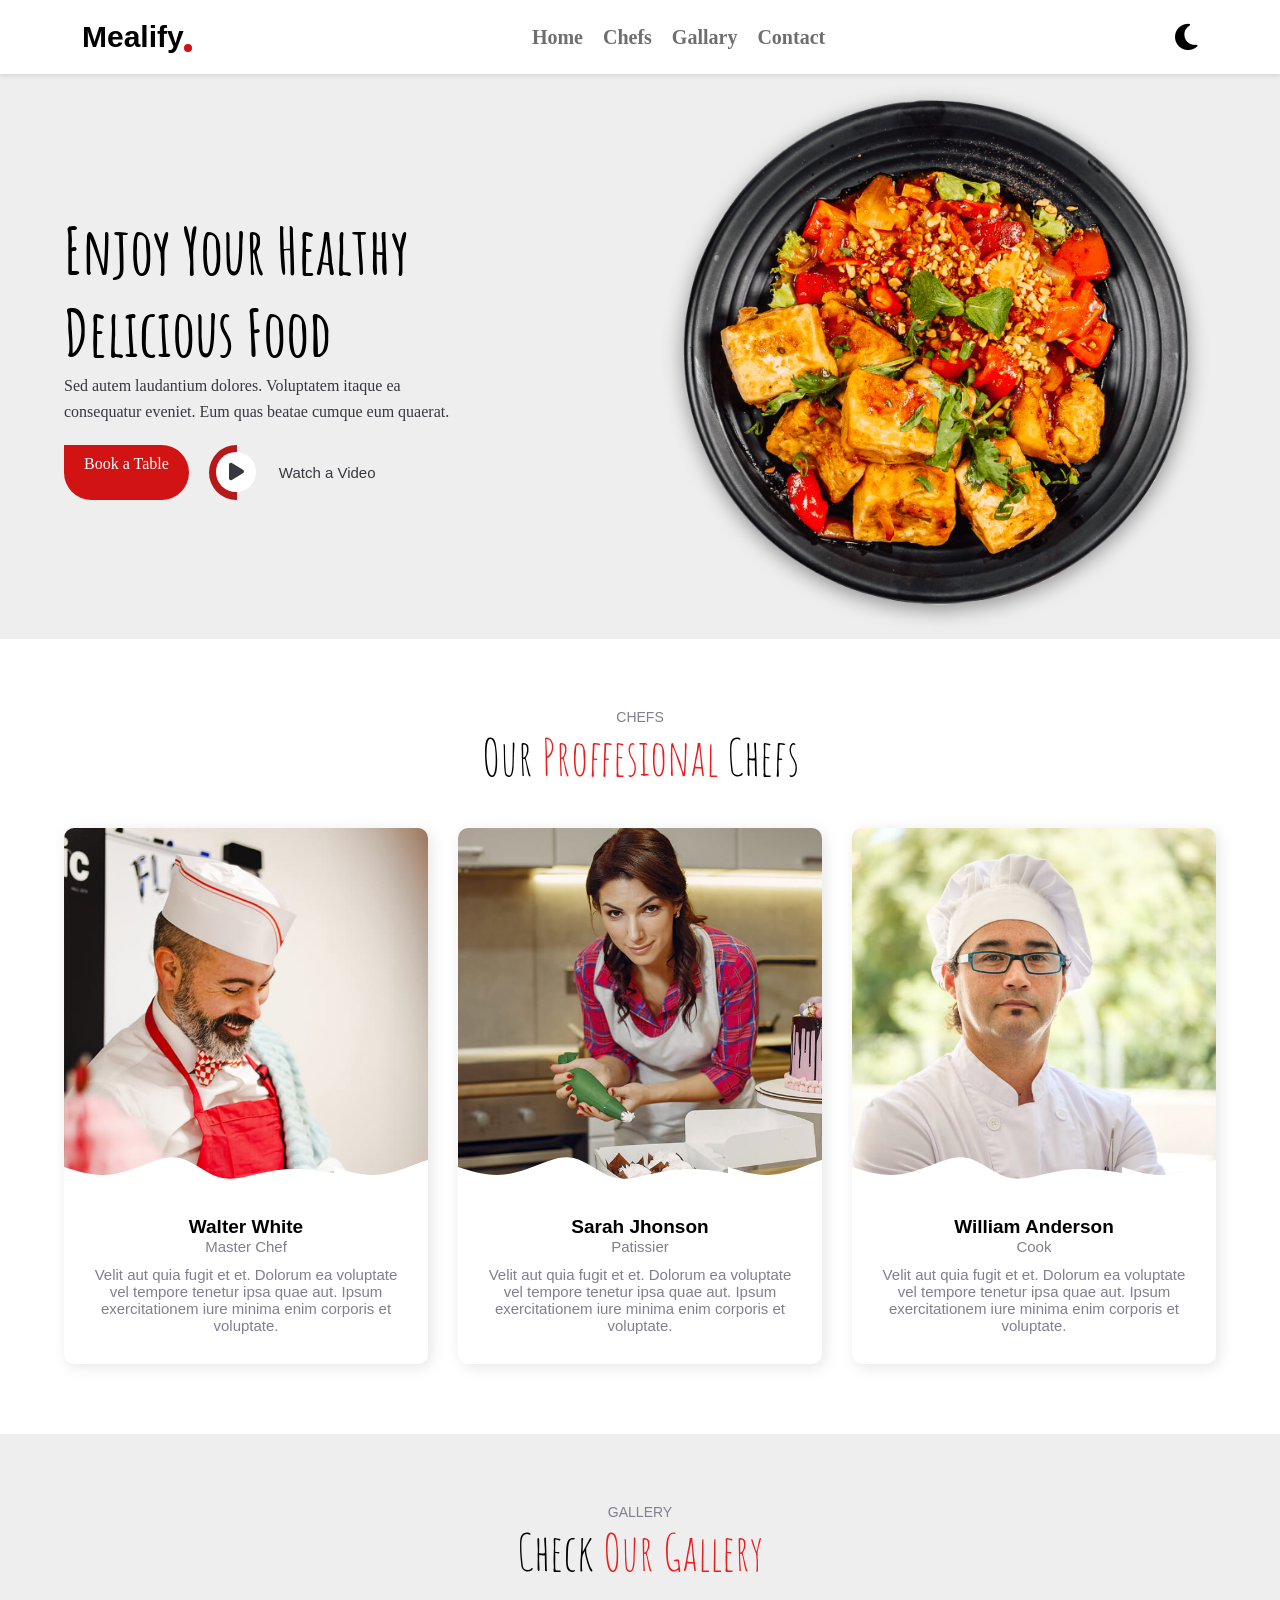
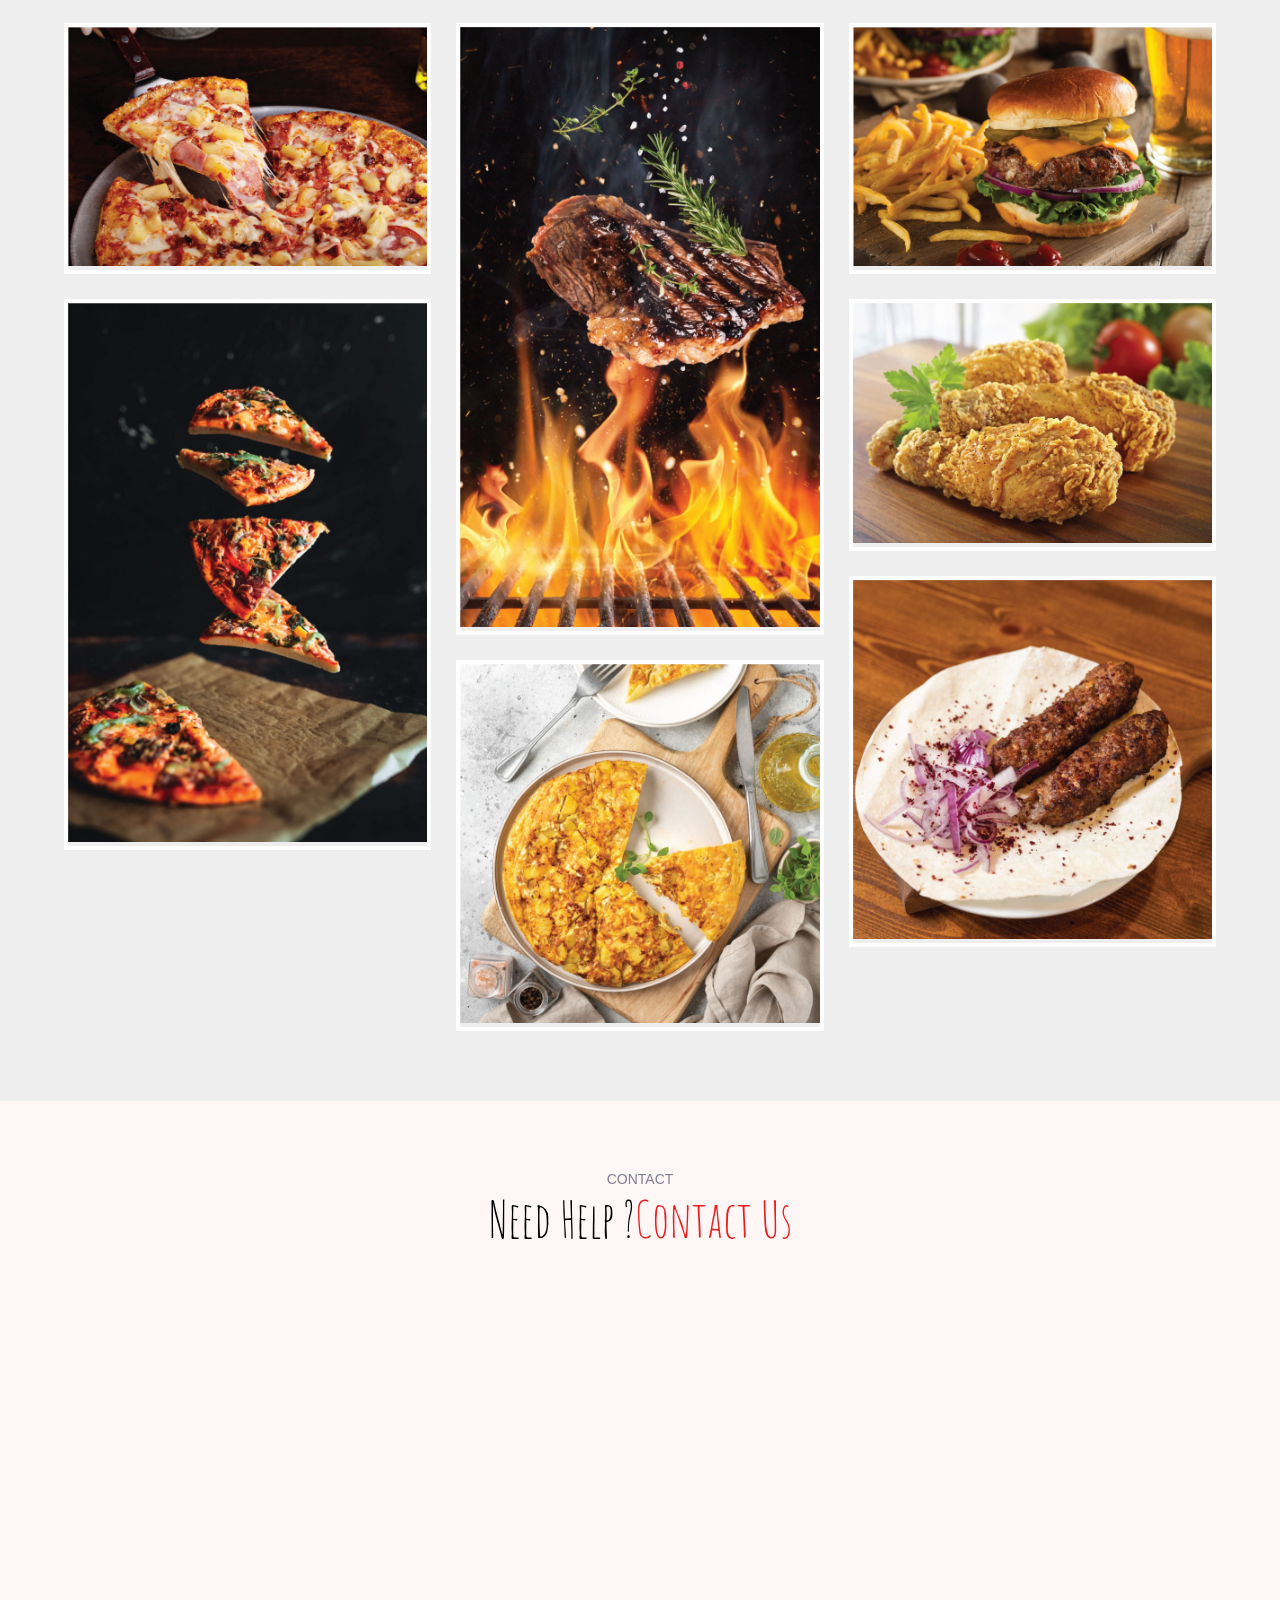
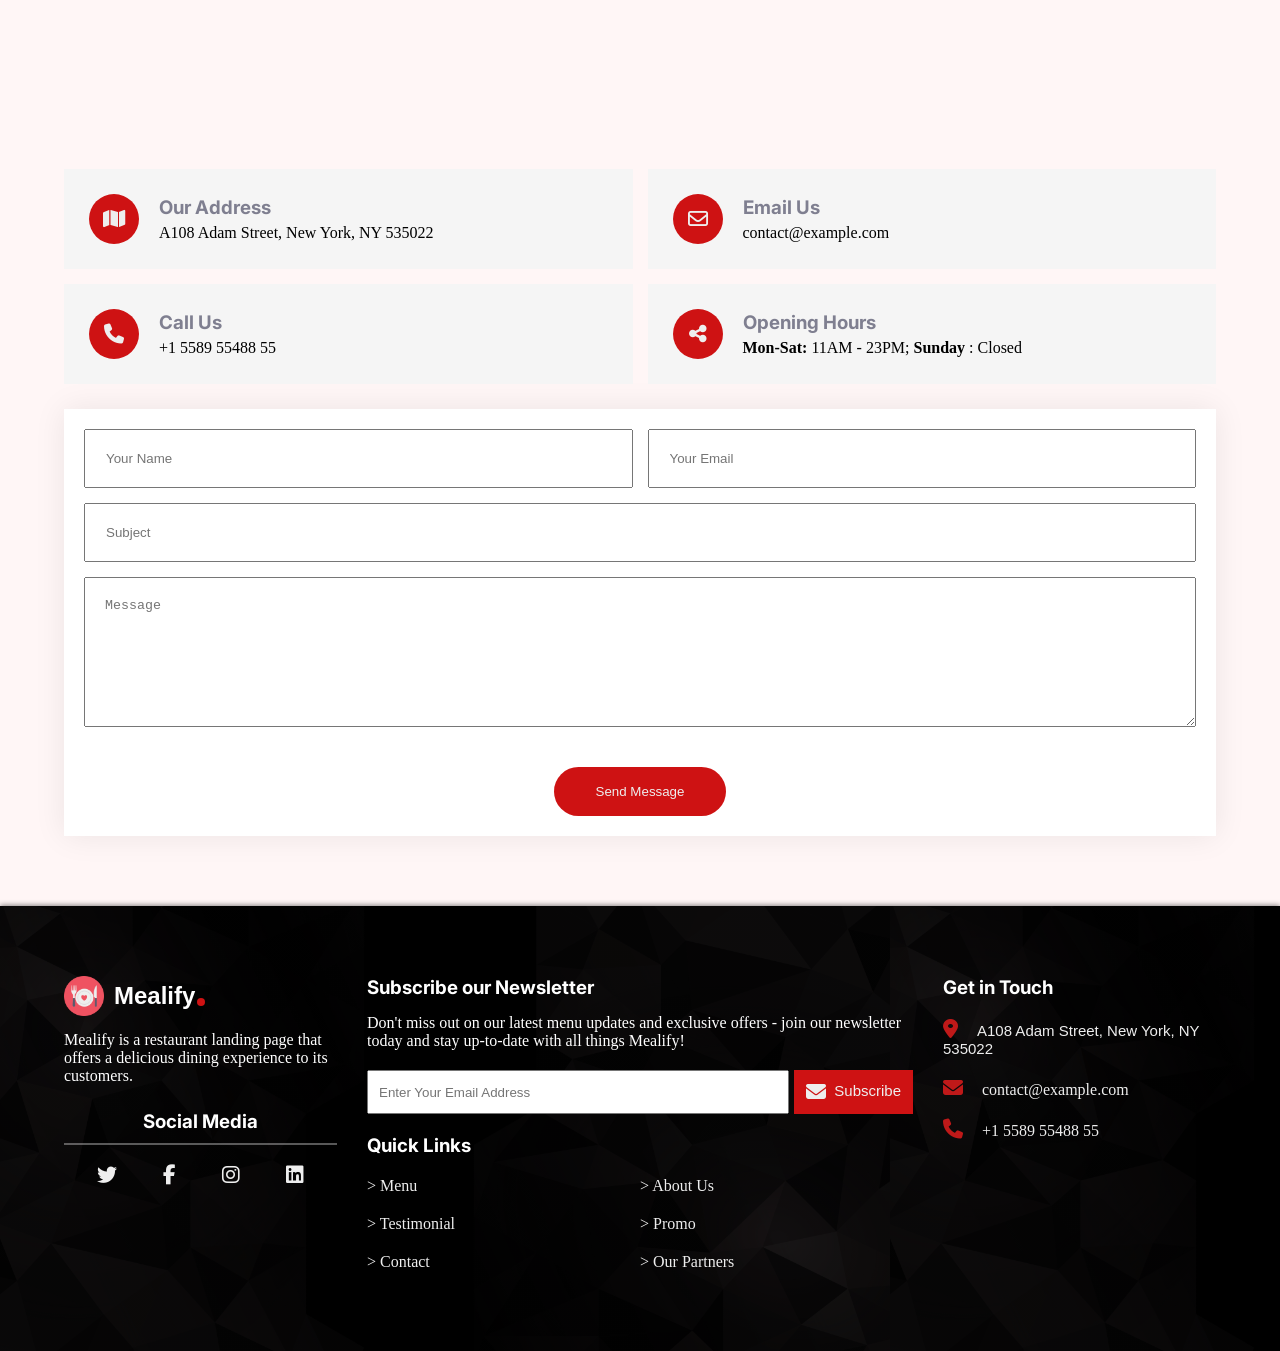
<file: index.html>
<!DOCTYPE html>
<html lang="en">
  <head>
    <meta charset="UTF-8" />
    <meta name="viewport" content="width=device-width, initial-scale=1.0" />
    <!-- ont-awesome -->
    <link
      rel="stylesheet"
      href="https://cdnjs.cloudflare.com/ajax/libs/font-awesome/6.6.0/css/all.min.css"
    />
    <!-- Google Fonts -->
    <link rel="preconnect" href="https://fonts.googleapis.com" />
    <link rel="preconnect" href="https://fonts.gstatic.com" crossorigin />
    <link href="https://fonts.googleapis.com/css2?family=Amatic+SC:wght@400;700&family=Inter:wght@300;400;500;600;700;800&display=swap"
    rel="stylesheet"/>
    
    <!-- css -->
    <link rel="stylesheet" href="css/main.css" />
    <link rel="stylesheet" href="css/media.css" />

    <title>mealify</title>
  </head>
  <body>
    <!-- header section -->
    <div class="header">
      <div class="container">
        <div class="nav-logo">
          <a href="#"> Mealify </a>
        </div>

        <div class="nav-links">
          <ul>
            <li><a href="#">Home</a></li>
            <li><a href="#">Chefs</a></li>
            <li><a href="#">Gallary</a></li>
            <li><a href="#">Contact</a></li>
          </ul>
        </div>

        <div class="nav-icons">
          <a class="list" href="#">
            <i class="fa-solid fa-bars"></i>
          </a>
          <a href="#">
            <i class="fa-solid fa-moon"></i>
          </a>
        </div>
      </div>
    </div>

    <!-- home section -->
    <div class="home">
      <div class="container">
        <div class="home-image lg-50">
          <img src="images/hero-img.png" alt="hero" />
        </div>

        <div class="home-content lg-50">
          <h1>Enjoy Your Healthy</h1>
          <h1>Delicious Food</h1>
          <p>Sed autem laudantium dolores. Voluptatem itaque ea</p>
          <p>consequatur eveniet. Eum quas beatae cumque eum quaerat.</p>

          <div class="buttom">
            <a href="#" class="book">Book a Table</a>
            <div class="watch">
              <div class="box">
                <div class="circle">
                  <i class="fa-solid fa-play"></i>
                </div>
              </div>
              <span>Watch a Video</span>
            </div>
          </div>
        </div>
      </div>
    </div>

    <!--  chef section  -->
    <div class="chefs">
      <div class="container">
        <div class="text">
          <h3>chefs</h3>
          <p>Our <span>Proffesional</span> Chefs</p>
        </div>

        <div class="items">
          <div class="item1 sm-100 md-50 lg-33">
            <div class="inner">
              <div class="item-image">
                <img src="images/chefs/chefs-1.jpg" alt="chefs" />
              </div>
              <div class="item-content">
                <h3>Walter White</h3>
                <span>Master Chef</span>
                <p>
                  Velit aut quia fugit et et. Dolorum ea voluptate vel tempore
                  tenetur ipsa quae aut. Ipsum exercitationem iure minima enim
                  corporis et voluptate.
                </p>
              </div>
            </div>
          </div>
          <div class="item1 sm-100 md-50 lg-33">
            <div class="inner">
              <div class="item-image">
                <img src="images/chefs/chefs-2.jpg" alt="chefs" />
              </div>
              <div class="item-content">
                <h3>Sarah Jhonson</h3>
                <span>Patissier</span>
                <p>
                  Velit aut quia fugit et et. Dolorum ea voluptate vel tempore
                  tenetur ipsa quae aut. Ipsum exercitationem iure minima enim
                  corporis et voluptate.
                </p>
              </div>
            </div>
          </div>
          <div class="item1 sm-100 md-50 lg-33">
            <div class="inner">
              <div class="item-image">
                <img src="images/chefs/chefs-3.jpg" alt="chefs" />
              </div>
              <div class="item-content">
                <h3>William Anderson</h3>
                <span>Cook</span>
                <p>
                  Velit aut quia fugit et et. Dolorum ea voluptate vel tempore
                  tenetur ipsa quae aut. Ipsum exercitationem iure minima enim
                  corporis et voluptate.
                </p>
              </div>
            </div>
          </div>
        </div>
      </div>
    </div>

    <!-- gallery section -->
    <div class="gallery">
      <div class="container">
        <div class="gallery-text">
          <h2>gallery</h2>
          <p>Check <span>Our Gallery</span></p>
        </div>
        <div class="gallery-items">
          <div class="item">
            <div class="gallery-image">
              <img src="images/gallery/meal-1.jpg" alt="meal" />
            </div>
            <div class="gallery-over">
              <div class="gallery-layer">
                <h4>Delicious Food</h4>
                <p>
                  Sed autem laudantium dolores. Voluptatem itaque ea consequatur
                  eveniet. Eum quas beatae cumque eum quaerat.
                </p>
              </div>
            </div>
          </div>
          <div class="item">
            <div class="gallery-image">
              <img src="images/gallery/meal-4.jpg" alt="meal" />
            </div>
            <div class="gallery-over">
              <div class="gallery-layer">
                <h4>Delicious Food</h4>
                <p>
                  Sed autem laudantium dolores. Voluptatem itaque ea consequatur
                  eveniet. Eum quas beatae cumque eum quaerat.
                </p>
              </div>
            </div>
          </div>
          <div class="item">
            <div class="gallery-image">
              <img src="images/gallery/meal-2.jpg" alt="meal" />
            </div>
            <div class="gallery-over">
              <div class="gallery-layer">
                <h4>Delicious Food</h4>
                <p>
                  Sed autem laudantium dolores. Voluptatem itaque ea consequatur
                  eveniet. Eum quas beatae cumque eum quaerat.
                </p>
              </div>
            </div>
          </div>
          <div class="item">
            <div class="gallery-image">
              <img src="images/gallery/meal-7.jpg" alt="meal" />
            </div>
            <div class="gallery-over">
              <div class="gallery-layer">
                <h4>Delicious Food</h4>
                <p>
                  Sed autem laudantium dolores. Voluptatem itaque ea consequatur
                  eveniet. Eum quas beatae cumque eum quaerat.
                </p>
              </div>
            </div>
          </div>
          <div class="item">
            <div class="gallery-image">
              <img src="images/gallery/meal-3.jpg" alt="meal" />
            </div>
            <div class="gallery-over">
              <div class="gallery-layer">
                <h4>Delicious Food</h4>
                <p>
                  Sed autem laudantium dolores. Voluptatem itaque ea consequatur
                  eveniet. Eum quas beatae cumque eum quaerat.
                </p>
              </div>
            </div>
          </div>
          <div class="item">
            <div class="gallery-image">
              <img src="images/gallery/meal-5.jpg" alt="meal" />
            </div>
            <div class="gallery-over">
              <div class="gallery-layer">
                <h4>Delicious Food</h4>
                <p>
                  Sed autem laudantium dolores. Voluptatem itaque ea consequatur
                  eveniet. Eum quas beatae cumque eum quaerat.
                </p>
              </div>
            </div>
          </div>
          <div class="item">
            <div class="gallery-image">
              <img src="images/gallery/meal-6.jpg" alt="meal" />
            </div>
            <div class="gallery-over">
              <div class="gallery-layer">
                <h4>Delicious Food</h4>
                <p>
                  Sed autem laudantium dolores. Voluptatem itaque ea consequatur
                  eveniet. Eum quas beatae cumque eum quaerat.
                </p>
              </div>
            </div>
          </div>
        </div>
      </div>
    </div>

    <!--contact section -->
    <div class="contact">
      <div class="container">
        <div class="contact-text">
          <h2>contact</h2>
          <p>Need Help ?<span>Contact Us</span></p>
        </div>
        <iframe
          src="https://www.google.com/maps/embed?pb=!1m18!1m12!1m3!1d3454.0312025301346!2d31.20187436230594!3d30.035962675032174!2m3!1f0!2f0!3f0!3m2!1i1024!2i768!4f13.1!3m3!1m2!1s0x145846c9306e97af%3A0x5315ebf6378470c0!2sRoute!5e0!3m2!1sar!2seg!4v1756713281323!5m2!1sar!2seg"
          width="600"
          height="450"
          style="border: 0"
          allowfullscreen=""
          loading="lazy"
          referrerpolicy="no-referrer-when-downgrade"
        >
        </iframe>

        <div class="details">
          <div class="address">
            <div class="icon">
              <i class="fa-solid fa-map"></i>
            </div>
            <div class="address-content">
              <h3>Our Address</h3>
              <p>A108 Adam Street, New York, NY 535022</p>
            </div>
          </div>
          <div class="address">
            <div class="icon">
              <i class="fa-regular fa-envelope"></i>
            </div>
            <div class="address-content">
              <h3>Email Us</h3>
              <a href="mailto:contact@example.com">contact@example.com </a>
            </div>
          </div>
          <div class="address">
            <div class="icon">
              <i class="fa-solid fa-phone"></i>
            </div>
            <div class="address-content">
              <h3>Call Us</h3>
              <a href="tel:+1 5589 55488 55">+1 5589 55488 55 </a>
            </div>
          </div>
          <div class="address">
            <div class="icon">
              <i class="fa-solid fa-share-nodes"></i>
            </div>
            <div class="address-content">
              <h3>Opening Hours</h3>
              <p>
                <strong>Mon-Sat:</strong> 11AM - 23PM; <strong>Sunday</strong> :
                Closed
              </p>
            </div>
          </div>
        </div>

        <form>
          <div class="input-group">
            <input type="text" placeholder="Your Name" name="name" />
            <input type="email" placeholder="Your Email" name="email" />
          </div>
          <input type="text" placeholder="Subject" name="subject" />
          <textarea placeholder="Message" name="message"></textarea>
          <button class="btn btn-main" type="submit">Send Message</button>
        </form>
      </div>
    </div>

    <!-- footer section -->
    <div class="footer">
      <div class="container">
        <div class="mealify">
          <div class="logo">
            <img src="images/favicon.png" alt="favicon" />
            <h2>Mealify</h2>
          </div>
          <p>
            Mealify is a restaurant landing page that offers a delicious dining
            experience to its customers.
          </p>
          <h3>Social Media</h3>
          <ul>
            <li>
              <a href="#">
                <i class="fa-brands fa-twitter"></i>
              </a>
            </li>
            <li>
              <a href="#">
                <i class="fa-brands fa-facebook-f"></i>
              </a>
            </li>
            <li>
              <a href="#">
                <i class="fa-brands fa-instagram"></i>
              </a>
            </li>
            <li>
              <a href="#">
                <i class="fa-brands fa-linkedin"></i>
              </a>
            </li>
          </ul>
        </div>
        <div class="Subscribe">
          <h3>Subscribe our Newsletter</h3>
          <p>
            Don't miss out on our latest menu updates and exclusive offers -
            join our newsletter today and stay up-to-date with all things
            Mealify!
          </p>

          <div class="group">
            <input type="email" placeholder="Enter Your Email Address" />
            <button class="btn btn-main">
              <i class="fa-solid fa-envelope"></i> Subscribe
            </button>
          </div>
          <div class="links">
            <h3>Quick Links</h3>
            <div class="link-ul">
              <ul>
                <li>
                  <a href="#">> Menu</a>
                </li>
                <li>
                  <a href="#">> About Us</a>
                </li>
                <li>
                  <a href="#">> Testimonial</a>
                </li>
                <li>
                  <a href="#">> Promo</a>
                </li>
                <li>
                  <a href="#">> Contact</a>
                </li>
                <li>
                  <a href="#">> Our Partners</a>
                </li>
              </ul>
            </div>
          </div>
        </div>
        <div class="touch">
          <h3>Get in Touch</h3>
          <ul>
            <li>
              <i class="fa-solid fa-location-dot"></i>
              <span>A108 Adam Street, New York, NY 535022 </span>
            </li>
            <li>
              <i class="fa-solid fa-envelope"></i>
              <a href="#">contact@example.com</a>
            </li>
            <li>
              <i class="fa-solid fa-phone"></i>
              <a href="#">+1 5589 55488 55</a>
            </li>
          </ul>
        </div>
      </div>
    </div>
  </body>
</html>
</file>
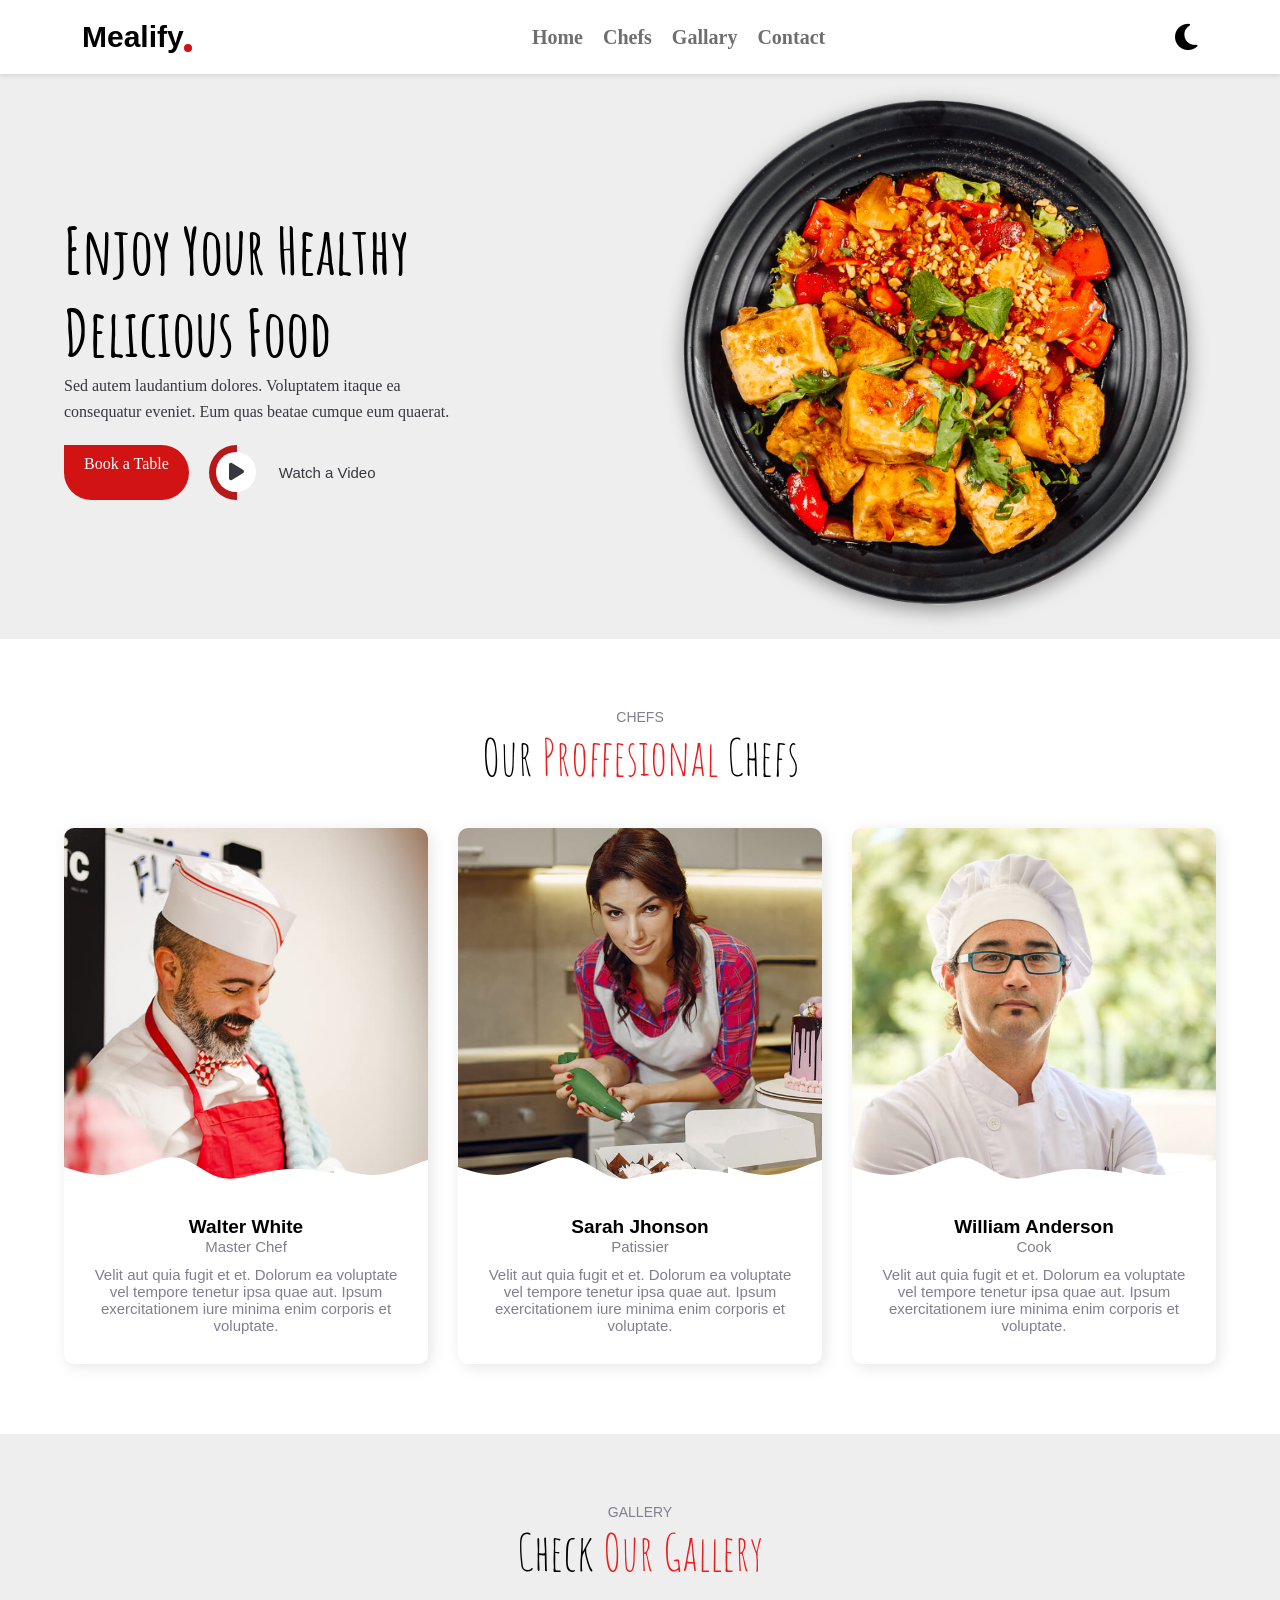
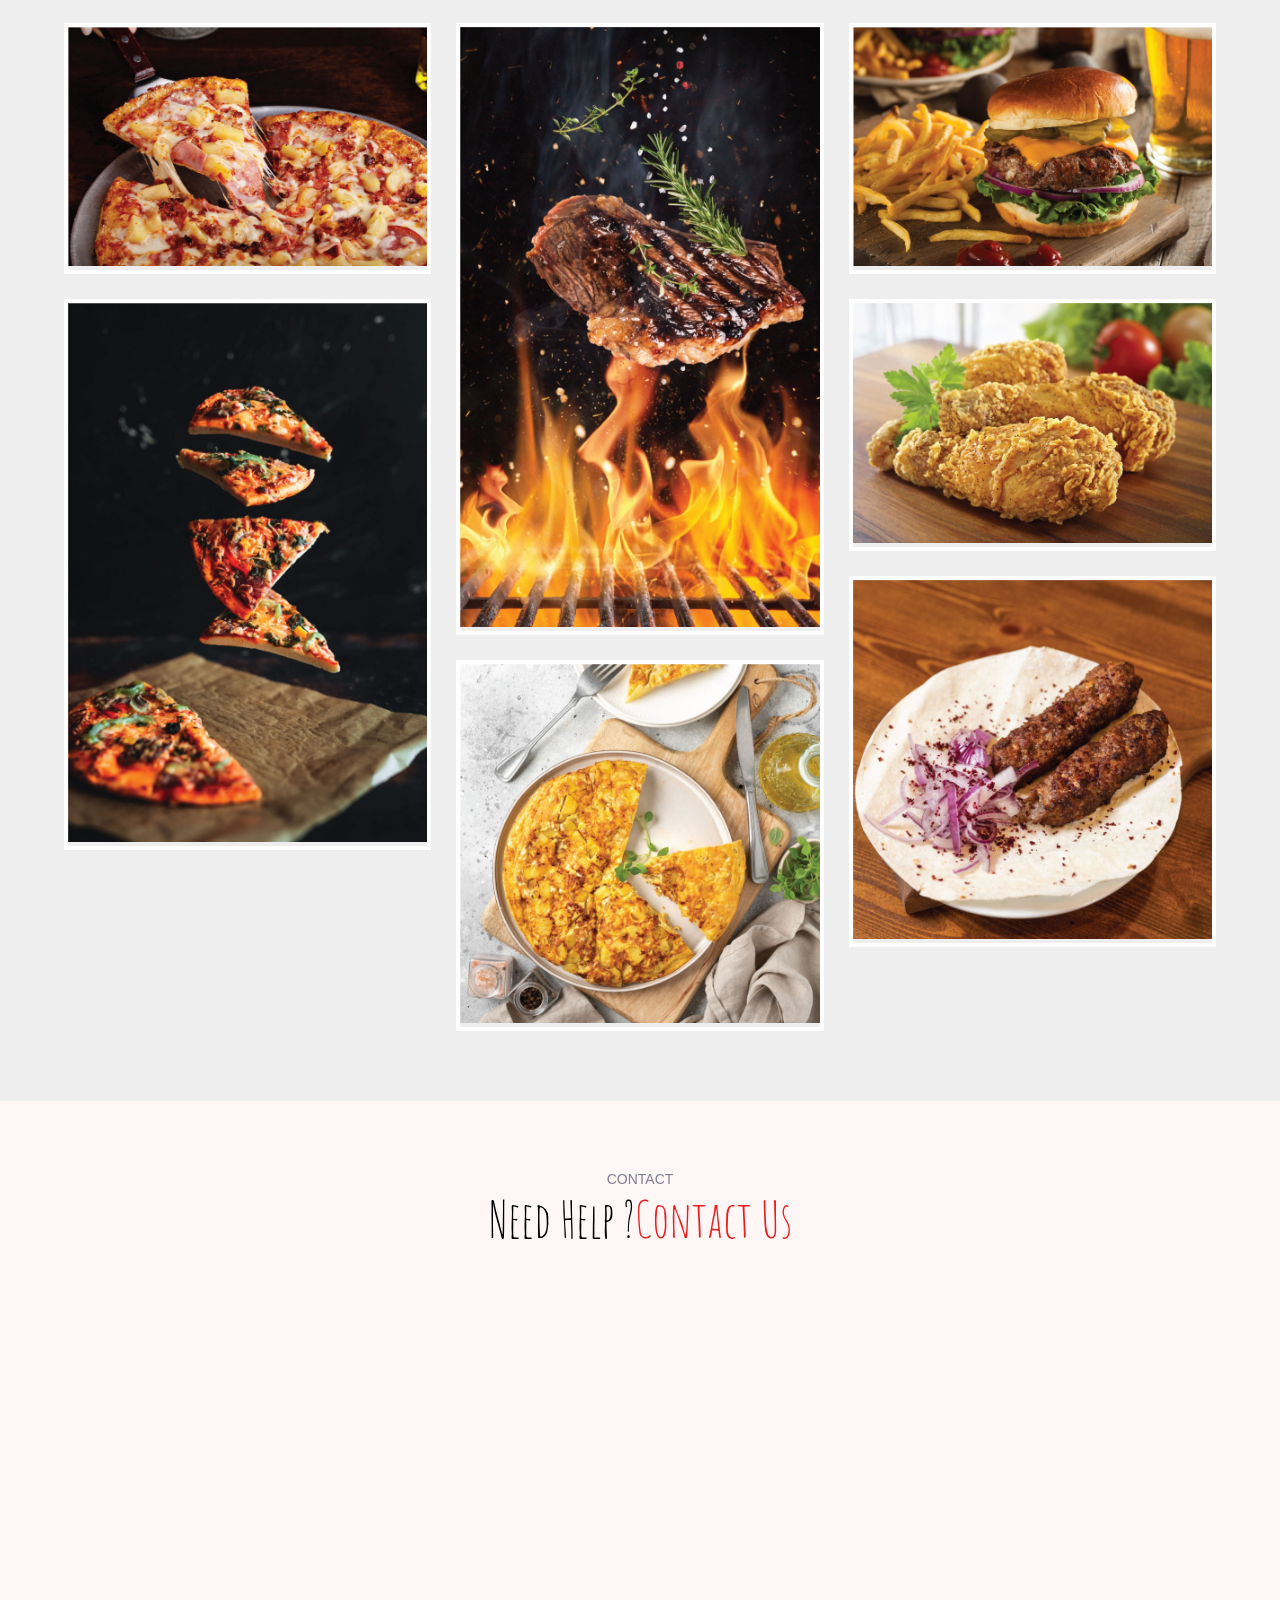
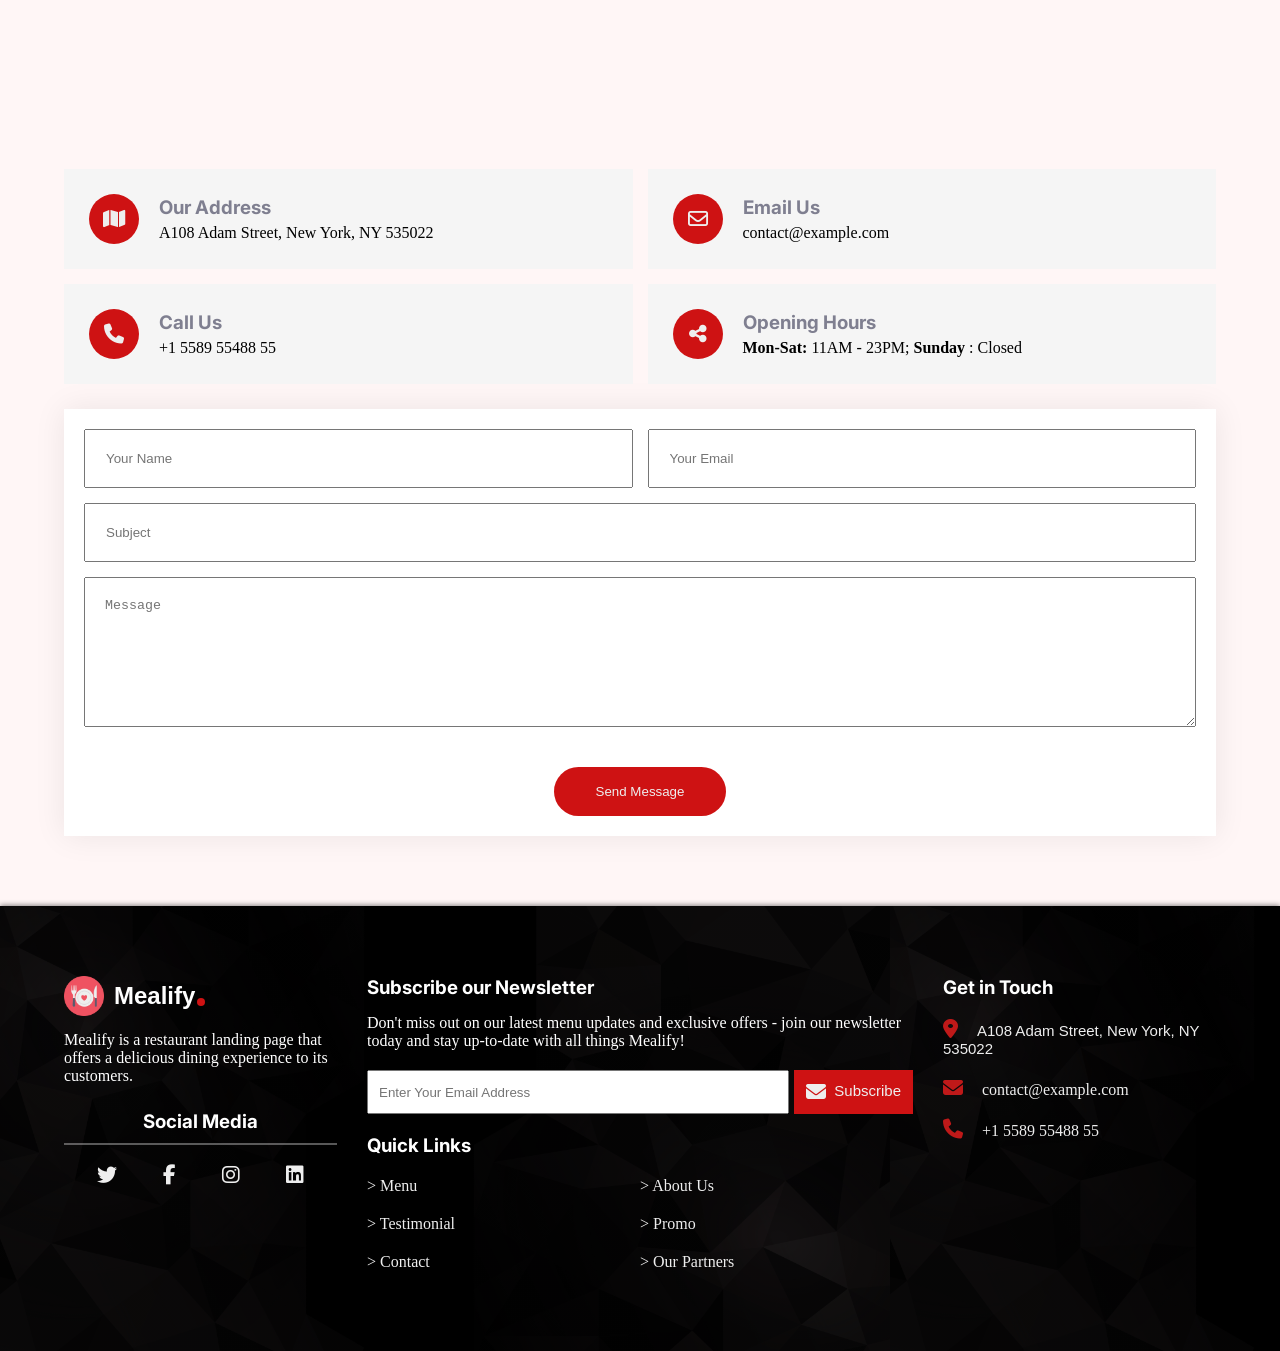
<file: mealify.html>
<!DOCTYPE html>
<html lang="en">
<head>
    <meta charset="UTF-8">
    <meta name="viewport" content="width=device-width, initial-scale=1.0">
                    <!-- ont-awesome -->
    <link rel="stylesheet" href="https://cdnjs.cloudflare.com/ajax/libs/font-awesome/6.6.0/css/all.min.css">
    <!-- Google Fonts -->
    <link rel="preconnect" href="https://fonts.googleapis.com" />
    <link rel="preconnect" href="https://fonts.gstatic.com" crossorigin />
    <link
    href="https://fonts.googleapis.com/css2?family=Amatic+SC:wght@400;700&family=Inter:wght@300;400;500;600;700;800&display=swap"
    rel="stylesheet"/>
                    <!-- css -->
    <link rel="stylesheet" href="css/mealify.css">
    <link rel="stylesheet" href="css/media.css">
    <title>mealify</title>
</head>
<body>
    


            <!-- header section -->
    <div class="header">
        <div class="container">
            <div class="nav-logo">
                <a href="#">
                    Mealify
                </a>
            </div>

            <div class="nav-links">
                <ul>
                    <li><a  href="#">Home</a></li>
                    <li><a href="#">Chefs</a></li>
                    <li><a href="#">Gallary</a></li>
                    <li><a href="#">Contact</a></li>
                </ul>
                
            </div>

            <div class="nav-icons">
                <a class="list" href="#">
                    <i class="fa-solid fa-bars "></i>
                </a>
                <a href="#">
                            <i class="fa-solid fa-moon"></i>
                </a>
            </div>
        </div>
    </div>

        <!-- home section -->
    <div class="home">
        <div class="container">

                <div class="home-image lg-50 ">
                    <img src="images/hero-img.png" alt="hero">
                </div>

            <div class="home-content lg-50">
                <h1>Enjoy Your Healthy</h1>
                <h1> Delicious Food</h1>
                <p>Sed autem laudantium dolores. Voluptatem itaque ea </p>
                <p> consequatur eveniet. Eum quas beatae cumque eum quaerat.</p>

                <div class="buttom">
                    <a href="#" class="book">Book a Table</a>
                    <div class="watch">
                        <div class="box">
                            <div class="circle">
                                <i class="fa-solid fa-play"></i>
                            </div>
                        </div>
                        <span>Watch a Video</span>
                    </div>
                    
                </div>
            </div>
                
        </div>
    </div>

            <!--  chef section  -->
    <div class="chefs">
        <div class="container">

            <div class="text">
                <h3>chefs</h3>
                <p>Our <span>Proffesional</span> Chefs</p>
            </div>

            <div class="items">
                <div class="item1 sm-100 md-50 lg-33">
                    <div class="inner">
                        <div class="item-image">
                            <img src="images/chefs/chefs-1.jpg" alt="chefs">
                        </div>
                        <div class="item-content">
                            <h3>Walter White</h3>
                            <span>Master Chef</span>
                            <p>Velit aut quia fugit et et. Dolorum ea voluptate vel tempore tenetur ipsa quae aut.
                            Ipsum exercitationem iure minima enim corporis et voluptate.</p>
                        </div>
                    </div>
                        
                </div>
                <div class="item1 sm-100 md-50 lg-33">
                    <div class="inner">
                        <div class="item-image">
                            <img src="images/chefs/chefs-2.jpg" alt="chefs">
                        </div>
                        <div class="item-content">
                            <h3>Sarah Jhonson</h3>
                            <span>Patissier</span>
                            <p>Velit aut quia fugit et et. Dolorum ea voluptate vel tempore tenetur ipsa quae aut.
                            Ipsum exercitationem iure minima enim corporis et voluptate.</p>
                        </div>
                    </div>
                        
                </div>
                <div class="item1 sm-100 md-50 lg-33">
                    <div class="inner">
                        <div class="item-image">
                            <img src="images/chefs/chefs-3.jpg" alt="chefs">
                        </div>
                        <div class="item-content">
                            <h3>William Anderson</h3>
                            <span>Cook</span>
                            <p>Velit aut quia fugit et et. Dolorum ea voluptate vel tempore tenetur ipsa quae aut.
                            Ipsum exercitationem iure minima enim corporis et voluptate.</p>
                        </div>
                    </div>
                        
                </div>
                
            </div>
            
        </div>
    </div>


        <!-- gallery section -->
    <div class="gallery">
        <div class="container">
            <div class="gallery-text">
                <h2>gallery</h2>
                <p>Check <span>Our Gallery</span></p>
            </div>
            <div class="gallery-items">
                <div class="item">
                    <div class="gallery-image">
                    <img src="images/gallery/meal-1.jpg" alt="meal">
                    </div>
                    <div class="gallery-over">
                        <div class="gallery-layer">
                            <h4>Delicious Food</h4>
                            <p>Sed autem laudantium dolores. Voluptatem itaque ea consequatur eveniet. Eum quas beatae cumque eum quaerat.</p>
                        </div>
                    </div>
                </div>
                <div class="item">
                    <div class="gallery-image">
                    <img src="images/gallery/meal-4.jpg" alt="meal">
                    </div>
                    <div class="gallery-over">
                        <div class="gallery-layer">
                            <h4>Delicious Food</h4>
                            <p>Sed autem laudantium dolores. Voluptatem itaque ea consequatur eveniet. Eum quas beatae cumque eum quaerat.</p>
                        </div>
                    </div>
                </div>
                <div class="item">
                    <div class="gallery-image">
                    <img src="images/gallery/meal-2.jpg" alt="meal">
                    </div>
                    <div class="gallery-over">
                        <div class="gallery-layer">
                            <h4>Delicious Food</h4>
                            <p>Sed autem laudantium dolores. Voluptatem itaque ea consequatur eveniet. Eum quas beatae cumque eum quaerat.</p>
                        </div>
                    </div>
                </div>
                <div class="item">
                    <div class="gallery-image">
                    <img src="images/gallery/meal-7.jpg" alt="meal">
                    </div>
                    <div class="gallery-over">
                        <div class="gallery-layer">
                            <h4>Delicious Food</h4>
                            <p>Sed autem laudantium dolores. Voluptatem itaque ea consequatur eveniet. Eum quas beatae cumque eum quaerat.</p>
                        </div>
                    </div>
                </div>
                <div class="item">
                    <div class="gallery-image">
                    <img src="images/gallery/meal-3.jpg" alt="meal">
                    </div>
                    <div class="gallery-over">
                        <div class="gallery-layer">
                            <h4>Delicious Food</h4>
                            <p>Sed autem laudantium dolores. Voluptatem itaque ea consequatur eveniet. Eum quas beatae cumque eum quaerat.</p>
                        </div>
                    </div>
                </div>
                <div class="item">
                    <div class="gallery-image">
                    <img src="images/gallery/meal-5.jpg" alt="meal">
                    </div>
                    <div class="gallery-over">
                        <div class="gallery-layer">
                            <h4>Delicious Food</h4>
                            <p>Sed autem laudantium dolores. Voluptatem itaque ea consequatur eveniet. Eum quas beatae cumque eum quaerat.</p>
                        </div>
                    </div>
                </div>
                <div class="item">
                    <div class="gallery-image">
                    <img src="images/gallery/meal-6.jpg" alt="meal">
                    </div>
                    <div class="gallery-over">
                        <div class="gallery-layer">
                            <h4>Delicious Food</h4>
                            <p>Sed autem laudantium dolores. Voluptatem itaque ea consequatur eveniet. Eum quas beatae cumque eum quaerat.</p>
                        </div>
                    </div>
                </div>
            </div>
        </div>
    </div>

            <!--contact section -->
    <div class="contact">
        <div class="container">
            <div class="contact-text">
                <h2>contact</h2>
                <p>Need Help ?<span>Contact Us</span></p>
            </div>
            <iframe src="https://www.google.com/maps/embed?pb=!1m18!1m12!1m3!1d3454.0312025301346!2d31.20187436230594!3d30.035962675032174!2m3!1f0!2f0!3f0!3m2!1i1024!2i768!4f13.1!3m3!1m2!1s0x145846c9306e97af%3A0x5315ebf6378470c0!2sRoute!5e0!3m2!1sar!2seg!4v1756713281323!5m2!1sar!2seg" width="600" height="450" style="border:0;" allowfullscreen="" loading="lazy" referrerpolicy="no-referrer-when-downgrade">

            </iframe>

            <div class="details">
                <div class="address">
                    <div class="icon">
                        <i class="fa-solid fa-map"></i>
                    </div>
                    <div class="address-content">
                        <h3>Our Address</h3>
                        <p>A108 Adam Street, New York, NY 535022</p>
                    </div>
                </div>
                <div class="address">
                    <div class="icon">
                        <i class="fa-regular fa-envelope"></i>
                    </div>
                    <div class="address-content">
                        <h3>Email Us</h3>
                        <a href="mailto:contact@example.com">contact@example.com </a>
                    </div>
                </div>
                <div class="address">
                    <div class="icon">
                        <i class="fa-solid fa-phone"></i>
                    </div>
                    <div class="address-content">
                        <h3>Call Us</h3>
                        <a href="tel:+1 5589 55488 55">+1 5589 55488 55 </a>
                    </div>
                </div>
                <div class="address">
                    <div class="icon">
                        <i class="fa-solid fa-share-nodes"></i>
                    </div>
                    <div class="address-content">
                        <h3>Opening Hours</h3>
                        <p>
                            <strong>Mon-Sat:</strong> 11AM - 23PM; <strong>Sunday</strong> :
                            Closed
                        </p>
                    </div>
                </div>
            </div>

            <form>
                <div class="input-group">
                    <input type="text" placeholder="Your Name" name="name" />
                    <input type="email" placeholder="Your Email" name="email" />
                </div>
                <input type="text" placeholder="Subject" name="subject" />
                <textarea placeholder="Message" name="message"></textarea>
                <button class="btn btn-main" type="submit">Send Message</button>
            </form>

        </div>
    </div>

            <!-- footer section -->
    <div class="footer">
        <div class="container">
            <div class="mealify">
                <div class="logo">
                    <img src="images/favicon.png" alt="favicon">
                    <h2>Mealify</h2>
                </div>
                <p>Mealify is a restaurant landing page that offers a delicious dining
            experience to its customers.</p>
            <h3>
                Social Media
            </h3>
            <ul>
                <li>
                    <a href="#">
                        <i class="fa-brands fa-twitter"></i>
                    </a>
                </li>
                <li>
                    <a href="#">
                        <i class="fa-brands fa-facebook-f"></i>
                    </a>
                </li>
                <li>
                    <a href="#">
                        <i class="fa-brands fa-instagram"></i>
                    </a>
                </li>
                <li>
                    <a href="#">
                        <i class="fa-brands fa-linkedin"></i>
                    </a>
                </li>
                
                
            </ul>
            </div>
            <div class="Subscribe">
                <h3>Subscribe our Newsletter</h3>
                <p>
                Don't miss out on our latest menu updates and exclusive offers -
                join our newsletter today and stay up-to-date with all things
                Mealify!
                </p>

                <div class="group">
                    <input type="email" placeholder="Enter Your Email Address" />
                    <button class="btn btn-main">
                        <i class="fa-solid fa-envelope"></i>  Subscribe
                    </button>
                </div>
                <div class="links">
                    <h3>Quick Links</h3>
                    <div class="link-ul">
                        <ul>
                            <li>
                                <a href="#">> Menu</a>
                            </li>
                            <li>
                                <a href="#">> About Us</a>
                            </li>
                            <li>
                                <a href="#">> Testimonial</a>
                            </li>
                            <li>
                                <a href="#">> Promo</a>
                            </li>
                            <li>
                                <a href="#">> Contact</a>
                            </li>
                            <li>
                                <a href="#">> Our Partners</a>
                            </li>
                        </ul>
                    </div>
                </div>
            </div>
            <div class="touch">
                <h3>
                    Get in Touch
                </h3>
                <ul>
                    <li>
                        <i class="fa-solid fa-location-dot"></i>
                        <span>A108 Adam Street, New York, NY 535022 </span>
                    </li>
                    <li>
                        <i class="fa-solid fa-envelope"></i>
                        <a href="#">contact@example.com</a>
                    </li>
                    <li>
                        <i class="fa-solid fa-phone"></i>
                        <a href="#">+1 5589 55488 55</a>
                    </li>
                </ul>
            </div>
        </div>
    </div>
</body>
</html>
</file>
<file: css/main.css>
*,::after , ::before
{
    box-sizing: border-box;
    padding: 0;
    margin: 0;
}


body
{
    margin: 0;
}
a
{
    color: black;
    text-decoration: none;
}
i
{
    font-size: 20px;
}
ul
{
    list-style: none;
}

h1   
{
    margin: 0;
    font-family: "Amatic SC", sans-serif;
    
}

.container
{
    margin: auto;
    width: 90%;
}




/* home section */
.home 
{
    background-color: #EEEEEE;
    padding-top: 100px;
    padding-bottom: 30px;
    
}
.home .container
{
    text-align: center;
    
}
.home-image img
{
    width: 90%;
    /* box-shadow بيترسم حوالين البوكس (الـ div نفسه أو العنصر ككل).
drop-shadow بيتطبق على المحتوى نفسه (زي الصورة) */
    filter: drop-shadow(0 5px 10px rgba(0, 0, 0, 0.4));

}

.home .home-content h1{
    font-size: 65px;
    

}
.home .home-content p{
    font-size: 16px;
    line-height: 26px;
    color: #37373f;
}
.home-content .buttom
{
    margin-top: 20px;
    display: flex;
    justify-content: center;
    column-gap: 20px;
    
}
.buttom .book
{
    background: linear-gradient(90deg , rgb(210,19,19) 0% 100% );
    color: #fff;
    padding: 10px 20px;
    border-radius: 0px 100vh 100vh;
}
.buttom .book:hover
{
    background: linear-gradient(90deg , #bf1919 0% 100% );
}



.watch {
    display: flex;
    align-items: center;
    gap: 15px;
    cursor: pointer;
}
.watch .box {
    display: flex;
    justify-content: center;
    align-items: center;
    width: 55px;
    height: 55px;
    background: linear-gradient(90deg, #b51919 0% 50%, transparent 50% 100%);
    border-radius: 50%;
    transition: 0.3s;
}
.watch .circle {
    display: flex;
    justify-content: center;
    align-items: center;
    width: 40px;
    height: 40px;
    background-color: #ffffff;
    border-radius: 50%;
    transition: 0.3s;
}
.watch span {
    font-family: 'Franklin Gothic Medium', 'Arial Narrow', Arial, sans-serif;
}
.watch i,
.watch span {
    color: #37373f;
    transition: 0.3s;
}
.watch:hover i,
.watch:hover span {
    color: #b51919;
}

.home .home-image  img:hover{
    animation: vibrate 0.5s infinite;
}

@keyframes vibrate {
    0% {
        transform: translate(0);
    }
    20% {
        transform: translate(-2px, 2px) rotate(-1deg);
    }
    40% {
        transform: translate(-2px, -2px) rotate(1deg);
    }
    60% {
        transform: translate(2px, 2px) rotate(0deg);
    }
    80% {
        transform: translate(2px, -2px) rotate(1deg);
    }
    100% {
        transform: translate(0) rotate(-1deg);
    }
}


@media (min-width: 992px) {
    
    .home .container{
        display: flex;
        flex-direction: row-reverse;

        align-items: center;
        column-gap: 30px;
    }

    .home .home-content
    {
        text-align: start;
    }

    .home .home-content .buttom
    {
        margin-top: 20px;
        display: flex;
        justify-content: start;
        column-gap: 20px;
    }


}



        /* header section */

.header{
    padding: 20px;
    position: fixed;   
    top: 0;            
    left: 0;          
    width: 100%;       
    background: #fff;  
    z-index: 99999;    
    box-shadow: 0 2px 5px rgba(0,0,0,0.1);
}
.header .container
{
    display: flex;
    flex-wrap: wrap;
    justify-content: space-between;
    align-items: center;
    
}
.header .container ul{
    display: none;
}
.header .nav-logo
{
    font-size: 30px;
    font-weight: 700;
    font-family: "Open Sans", sans-serif;
    
}
.header .nav-logo a::after{
    content: "";
    display: inline-block;
    width: 8px;   
    height: 8px;
    background: #CE1213; 
    border-radius: 50%;  
    margin-left: -8px;    
    margin-bottom: -5px;
}
.header .nav-icons i
{
    font-size: 30px;
    padding-left: 10px;
}


@media  (min-width: 1200px) {
    .header .container ul{
        display: flex;
        column-gap: 20px;
        align-items: center;
    }
    .header .container ul a{
        font-size: 20px;
        font-weight: 600;
        color: #00000091;
        transition: 0.5s;
        position: relative;
    }

    .header .container ul li{
        transition: 0.5s;
    }
    .header .container ul li:hover a {
        color: #000;
    }

    .header .nav-icons .list
    {
        display: none;
    }
    .header .container ul a::before{
        content: '';
        position: absolute;
        bottom: -5px;
        left: 0;
        height: 2px;
        width: 0;
        background-color: #CE1213;
        transition: all 0.5s;
    }
    .header .container ul li a:hover::before{
        width: 100%;   
        transition: 0.5s;
    }

}



        /* chefs section */

.chefs .container
{
    padding: 70px 0px;
    
}
.chefs .container .text
{
    padding-bottom: 20px;
    text-align: center;
    
}
.chefs .container .text h3
{
    text-transform: uppercase;
    font-family: "Open Sans", sans-serif;

}
.chefs .container .text p
{
    font-size: 50px;
    margin-bottom: 20px;
    font-family: "Amatic SC", sans-serif;
    
}
.chefs .container .text span
{
    font-size: 50px;
    color: #e91e1e;
    font-family: "Amatic SC", sans-serif;
}
.chefs .container  h3
{
    font-size: 14px;
    font-weight: 400;
    color:  rgb(127, 127, 144);
}

.chefs .container .items 
{
    
    display: flex;
    flex-wrap: wrap;
    gap: 30px;
    
}
/* mobile first */
.chefs .container .items .item1
{
    width: 100%;
    text-align: center;
    position: relative;

}


.chefs .container .items .item1 .item-image img
{
    width: 100%;

}
.chefs .container .items .item1 .item-image
{
    position: relative;
}

.chefs .container .items .item1 .item-image::before
{
    content: "";
    position: absolute;
    bottom: -1px;
    left: 0;
    background-image: url(../images/team-shape.svg);
    background-repeat: repeat-x;
    width: 100%;
    height:60px;
}
.chefs .container .items .item1 .inner
{

    box-shadow: 3px 3px 15px 0px rgba(0, 0, 0, 0.1);
    border-radius: 10px;
    overflow: hidden;
    position: relative;
    transition: transform 0.4s ease, box-shadow 0.4s ease;

}
.chefs .container .items .item1 .inner:hover 
{
    transform: scale(1.05);
    box-shadow: 5px 8px 20px rgba(0, 0, 0, 0.2);
}


.chefs .container .items .item1 .inner .item-content
{
    padding: 20px;
}
.chefs .container .items .item1 .inner .item-content h3
{
    font-size: 19px;
    font-weight: 700;
    font-family: sans-serif;
    color: #000;
}
.chefs .container .items .item1 .inner .item-content p ,span
{
    font-size: 15px;
    font-weight: 400;
    font-family: "Open Sans", sans-serif;
    color: rgb(127, 127, 144);
    margin: 10px 0px;
}



@media (min-width: 768px) {
.chefs .container .items .item1.md-50 {
    width: calc(50% - 15px);
    
}

}

@media (min-width: 1024px) {
.chefs .container .items .item1.lg-33 {
    width: calc(33.333% - 20px);
}
}



        /* gallery section */

.gallery
{
    background-color:#EEEEEE;
    padding: 70px 0px;
}
.gallery .gallery-text
{
    text-align: center;
    padding-bottom: 20px;
}
.gallery .gallery-text h2
{
    text-transform: uppercase;
    font-family: "Open Sans", sans-serif;
    font-size: 14px;
    font-weight: 400;
    color:  rgb(127, 127, 144);
}
.gallery .gallery-text p
{
    font-size: 50px;
    margin-bottom: 20px;
    font-family: "Amatic SC", sans-serif
}
.gallery .gallery-text span
{
    font-size: 50px;
    color: #e91e1e;
    font-family: "Amatic SC", sans-serif;
}
.gallery .item
{
    position: relative;
    margin-bottom: 25px;
    overflow: hidden;
    border: 4px solid #fff;
}
.gallery .gallery-image img
{
    width: 100%;
}
.gallery .item .gallery-over
{
    position: absolute;
    top: 200%;
    left: 0;
    bottom: 0;
    right: 0;
    background-color: #00000075;
    color: #fff;
    display: flex;
    justify-content: center;
    align-items: center;
    text-align: center;
    transition: 0.5s 0.1s;
    opacity: 0.5;
}
.gallery .item:hover  .gallery-over{
    top: 0;
    opacity: 1;
}
/* هنا انا شغال mobile first  */
.gallery .gallery-items{
    columns: 1;
    
}


@media  (min-width: 768px){
    .gallery .gallery-items{
    columns: 2;
    }
}
@media  (min-width: 1024px){
    .gallery .gallery-items{
    columns: 3;
    column-gap: 25px;
    }
}



        /* contact section  */

.contact
{
    background-color:#fff6f6;
    padding: 70px 0px;
}
.contact .contact-text
{
    text-align: center;
    padding-bottom: 20px;
}
.contact .contact-text h2
{
    text-transform: uppercase;
    font-family: "Open Sans", sans-serif;
    font-size: 14px;
    font-weight: 400;
    color:  rgb(127, 127, 144);
}
.contact .contact-text p
{
    font-size: 50px;
    margin-bottom: 20px;
    font-family: "Amatic SC", sans-serif
}
.contact .contact-text span
{
    font-size: 50px;
    color: #e91e1e;
    font-family: "Amatic SC", sans-serif;
}

.contact iframe
{
    width: 100%;
}
.contact .details
{
    display: flex;
    gap: 15px;
    flex-wrap: wrap;
    margin-block: 25px;
}
.contact .address-content h3
{
    font-family: "Inter", sans-serif;
    color:  rgb(127, 127, 144);
    margin-bottom: 5px;
}
.details .icon
{
    width: 50px;
    height: 50px;
    border-radius: 50%;
    background-color: #CE1213;
    color: #EEEEEE;
    display: flex;
    justify-content: center;
    align-items: center;
    margin-right: 20px;
    
}

/* كل حاجه انا بديها هنا انا بتعامل 
mobile first */
.contact .icon i
{
    font-size: 20px;
}
.contact .details > div {
    
    width: 100%;
    display: flex;
    align-items: center;
    padding: 1.5625rem;
    background-color:#F5F5F5;
}
.contact form
{
    width: 100%;
    background-color: #fff;
    padding: 20px;
    display: flex;
    gap: 15px;
    flex-direction: column;
    align-items: center;
    box-shadow:  0 0 30px #00000014
}
/* :is() بتشمل الاتنين */
.contact form :is(input , textarea) 
{
    width: 100%;
    padding: 20px;

}
.contact form textarea
{
    /* width: 100%; */
    min-height: 150px;
    max-height: 300px;
    padding: 20px;
}
.contact form .input-group
{
    display: flex;
    gap: 15px;
    flex-wrap: wrap;
    width: 100%;
}

.contact form button
{
    padding: 15px 40px;
    margin-top: 25px;
    background-color: #CE1213;
    color: #EEEEEE;
    border-radius: 100vh;
    border-color: transparent;       /* الحواف اللي حولين الزرار بتبقي سوده فنا اخليها شفافه */


}

@media  (min-width: 768px) {

.contact iframe
{
    width: 100%;
}    
.contact .details
{
    display: flex;
    flex-wrap: wrap;
}
.contact form .input-group {
    width: 100%;
    display: flex;
    flex-wrap: nowrap;
}
.contact .details > div  {
    width: calc(calc(100% - 15px) / 2);
}

}


        /* footer section   */

.footer
{
    background-image: linear-gradient(rgba(0,0,0,0.6), rgba(0,0,0,0.6)), url(../images/textured-metal-background.jpg);
    color: #fff;
    box-shadow: 0px -1px 5px #0007;
    background-size: contain;
}
.footer .container
{
    padding: 70px 0px;
    display: flex;
    gap: 20px;
    flex-wrap: wrap;
    
}

.footer .mealify .logo
{
    display: flex;
    align-items: center;
    gap: 10px;
}
.footer .mealify .logo img
{
    width: 40px;
    height: 40px;
    display: block;
}
.footer .mealify .logo h2
{
    font-family: "Open Sans", sans-serif;

}
.footer .mealify .logo h2::after 
{
    content: "";
    display: inline-block;
    width: 8px;   
    height: 8px;
    background: #CE1213; 
    border-radius: 50%;  
    margin-left: 2px;
    margin-bottom: -2px;    
}
.footer .mealify p
{
    margin: 15px 0;
}
.footer .mealify h3
{
    text-align: center;
    padding: 10px;
    border-bottom: 2px solid rgba(221, 221, 221, 0.4);
}
.footer .mealify ul
{
    padding: 10px;
    display: flex;
    justify-content: space-around;

}
.footer .mealify ul a{
    color: #EEEEEE;
}

.footer h3
{
    margin-bottom: 10px;
    display: block;
    font-family: "Inter", sans-serif;

}





.footer .Subscribe p
{
    margin: 15px 0px;
}
.footer .Subscribe .group 
{
    margin: 20px 0px;
    display: flex;
    flex-direction: column;
    justify-content: space-between;
    gap: 5px;
}
.footer .Subscribe .group input
{
    padding: 10px;
    width: 100%;
}

.footer .Subscribe .group button
{
    font-size: 15px;
    display: flex;
    justify-content: center;
    gap: 8px;
    padding: 10px 10px;
    background-color: #CE1213;
    color: #EEEEEE;
    border-color: transparent;  
    cursor: pointer;
}
.footer .Subscribe .group button:hover
{
    background-color: #bf1919;
}

.footer .links a
{
    color: #EEEEEE;
}
.footer .links .link-ul ul
{
    display: flex;
    justify-content: space-between;
    flex-wrap: wrap;

}
.footer .links .link-ul li
{
    padding: 10px 0;
    width: 50%;
    position: relative;
    transition: transform 0.2s 0.1s ease;
}
.footer .links .link-ul li:hover
{
    transform: translateX(10px);
    background-color: #222;
}




.touch ul li
{
    padding: 10px 0;
}
.touch ul li span
{
    color: #EEEEEE;
}
.touch a
{
    
    color: #EEEEEE;
}
.touch i
{
    color: #bf1919;
    margin-right:15px ;
    cursor: pointer;
}


@media  (min-width: 768px)
{
    .footer .Subscribe .group
    {
        flex-direction: row;
    }
    .footer .container {
        display: flex;
        justify-content: space-between; 
        align-items: flex-start;        
        gap: 30px;                      
    }

    .footer .mealify,
    .footer .touch {
    flex: 1; /* ياخدوا مساحة متساوية صغيرة */
    min-width: 250px;
    }

.footer .Subscribe {
    flex: 2; /* ياخد ضعف مساحة العمودين التانيين */
    min-width: 300px;
    }
}
</file>
<file: css/media.css>
/* small devices */
@media (min-width: 640px)
{
    .sm-100
    {
        width: 100%;
    }
    .sm-50
    {
        width: 50%;
    }
    .sm-33
    {
        width: 33.3333%;
    }
    .sm-25
    {
        width: 25%;
    }
    .sm-20
    {
        width: 20%;
    }
    .sm-16
    {
        width: 16.666666%;
    }
}
/* medium devices */
@media (min-width: 768px) 
{
    .md-100
    {
        width: 100%;
    }
    .md-50
    {
        width: 50%;
    }
    .md-33
    {
        width: 33.3333%;
    }
    .md-25
    {
        width: 25%;
    }
    .md-20
    {
        width: 20%;
    }
    .md-16
    {
        width: 16.666666%;
    }
}
/* large devices */
@media (min-width: 1024px) 
{
    .lg-100
    {
        width: 100%;
    }
    .lg-50
    {
        width: 50%;
    }
    .lg-33
    {
        width: 33.3333%;
    }
    .lg-25
    {
        width: 25%;
    }
    .lg-20
    {
        width: 20%;
    }
    .lg-16
    {
        width: 16.666666%;
    }
}
/*extre large devices */
@media (min-width: 1280px) 
{
    .xl-100
    {
        width: 100%;
    }
    .xl-50
    {
        width: 50%;
    }
    .xl-33
    {
        width: 33.3333%;
    }
    .xl-25
    {
        width: 25%;
    }
    .xl-20
    {
        width: 20%;
    }
    .xl-16
    {
        width: 16.666666%;
    }
}
/*extre extre large devices */
@media (min-width: 1536px) 
{
    .xxl-100
    {
        width: 100%;
    }
    .xxl-50
    {
        width: 50%;
    }
    .xxl-33
    {
        width: 33.3333%;
    }
    .xxl-25
    {
        width: 25%;
    }
    .xxl-20
    {
        width: 20%;
    }
    .xxl-16
    {
        width: 16.666666%;
    }
}
</file>
<file: css/mealify.css>
*,::after , ::before
{
    box-sizing: border-box;
    padding: 0;
    margin: 0;
}


body
{
    margin: 0;
}
a
{
    color: black;
    text-decoration: none;
}
i
{
    font-size: 20px;
}
ul
{
    list-style: none;
}

h1   
{
    margin: 0;
    font-family: "Amatic SC", sans-serif;
    
}

.container
{
    margin: auto;
    width: 90%;
}




/* home section */
.home 
{
    background-color: #EEEEEE;
    padding-top: 100px;
    padding-bottom: 30px;
    
}
.home .container
{
    text-align: center;
    
}
.home-image img
{
    width: 90%;
    /* box-shadow بيترسم حوالين البوكس (الـ div نفسه أو العنصر ككل).
drop-shadow بيتطبق على المحتوى نفسه (زي الصورة) */
    filter: drop-shadow(0 5px 10px rgba(0, 0, 0, 0.4));

}

.home .home-content h1{
    font-size: 65px;
    

}
.home .home-content p{
    font-size: 16px;
    line-height: 26px;
    color: #37373f;
}
.home-content .buttom
{
    margin-top: 20px;
    display: flex;
    justify-content: center;
    column-gap: 20px;
    
}
.buttom .book
{
    background: linear-gradient(90deg , rgb(210,19,19) 0% 100% );
    color: #fff;
    padding: 10px 20px;
    border-radius: 0px 100vh 100vh;
}
.buttom .book:hover
{
    background: linear-gradient(90deg , #bf1919 0% 100% );
}



.watch {
    display: flex;
    align-items: center;
    gap: 15px;
    cursor: pointer;
}
.watch .box {
    display: flex;
    justify-content: center;
    align-items: center;
    width: 55px;
    height: 55px;
    background: linear-gradient(90deg, #b51919 0% 50%, transparent 50% 100%);
    border-radius: 50%;
    transition: 0.3s;
}
.watch .circle {
    display: flex;
    justify-content: center;
    align-items: center;
    width: 40px;
    height: 40px;
    background-color: #ffffff;
    border-radius: 50%;
    transition: 0.3s;
}
.watch span {
    font-family: 'Franklin Gothic Medium', 'Arial Narrow', Arial, sans-serif;
}
.watch i,
.watch span {
    color: #37373f;
    transition: 0.3s;
}
.watch:hover i,
.watch:hover span {
    color: #b51919;
}

.home .home-image  img:hover{
    animation: vibrate 0.5s infinite;
}

@keyframes vibrate {
    0% {
        transform: translate(0);
    }
    20% {
        transform: translate(-2px, 2px) rotate(-1deg);
    }
    40% {
        transform: translate(-2px, -2px) rotate(1deg);
    }
    60% {
        transform: translate(2px, 2px) rotate(0deg);
    }
    80% {
        transform: translate(2px, -2px) rotate(1deg);
    }
    100% {
        transform: translate(0) rotate(-1deg);
    }
}


@media (min-width: 992px) {
    
    .home .container{
        display: flex;
        flex-direction: row-reverse;

        align-items: center;
        column-gap: 30px;
    }

    .home .home-content
    {
        text-align: start;
    }

    .home .home-content .buttom
    {
        margin-top: 20px;
        display: flex;
        justify-content: start;
        column-gap: 20px;
    }


}



        /* header section */

.header{
    padding: 20px;
    position: fixed;   
    top: 0;            
    left: 0;          
    width: 100%;       
    background: #fff;  
    z-index: 99999;    
    box-shadow: 0 2px 5px rgba(0,0,0,0.1);
}
.header .container
{
    display: flex;
    flex-wrap: wrap;
    justify-content: space-between;
    align-items: center;
    
}
.header .container ul{
    display: none;
}
.header .nav-logo
{
    font-size: 30px;
    font-weight: 700;
    font-family: "Open Sans", sans-serif;
    
}
.header .nav-logo a::after{
    content: "";
    display: inline-block;
    width: 8px;   
    height: 8px;
    background: #CE1213; 
    border-radius: 50%;  
    margin-left: -8px;    
    margin-bottom: -5px;
}
.header .nav-icons i
{
    font-size: 30px;
    padding-left: 10px;
}


@media  (min-width: 1200px) {
    .header .container ul{
        display: flex;
        column-gap: 20px;
        align-items: center;
    }
    .header .container ul a{
        font-size: 20px;
        font-weight: 600;
        color: #00000091;
        transition: 0.5s;
        position: relative;
    }

    .header .container ul li{
        transition: 0.5s;
    }
    .header .container ul li:hover a {
        color: #000;
    }

    .header .nav-icons .list
    {
        display: none;
    }
    .header .container ul a::before{
        content: '';
        position: absolute;
        bottom: -5px;
        left: 0;
        height: 2px;
        width: 0;
        background-color: #CE1213;
        transition: all 0.5s;
    }
    .header .container ul li a:hover::before{
        width: 100%;   
        transition: 0.5s;
    }

}



        /* chefs section */

.chefs .container
{
    padding: 70px 0px;
    
}
.chefs .container .text
{
    padding-bottom: 20px;
    text-align: center;
    
}
.chefs .container .text h3
{
    text-transform: uppercase;
    font-family: "Open Sans", sans-serif;

}
.chefs .container .text p
{
    font-size: 50px;
    margin-bottom: 20px;
    font-family: "Amatic SC", sans-serif;
    
}
.chefs .container .text span
{
    font-size: 50px;
    color: #e91e1e;
    font-family: "Amatic SC", sans-serif;
}
.chefs .container  h3
{
    font-size: 14px;
    font-weight: 400;
    color:  rgb(127, 127, 144);
}

.chefs .container .items 
{
    
    display: flex;
    flex-wrap: wrap;
    gap: 30px;
    
}
/* mobile first */
.chefs .container .items .item1
{
    width: 100%;
    text-align: center;
    position: relative;

}


.chefs .container .items .item1 .item-image img
{
    width: 100%;

}
.chefs .container .items .item1 .item-image
{
    position: relative;
}

.chefs .container .items .item1 .item-image::before
{
    content: "";
    position: absolute;
    bottom: -1px;
    left: 0;
    background-image: url(../images/team-shape.svg);
    background-repeat: repeat-x;
    width: 100%;
    height:60px;
}
.chefs .container .items .item1 .inner
{

    box-shadow: 3px 3px 15px 0px rgba(0, 0, 0, 0.1);
    border-radius: 10px;
    overflow: hidden;
    position: relative;
    transition: transform 0.4s ease, box-shadow 0.4s ease;

}
.chefs .container .items .item1 .inner:hover 
{
    transform: scale(1.05);
    box-shadow: 5px 8px 20px rgba(0, 0, 0, 0.2);
}


.chefs .container .items .item1 .inner .item-content
{
    padding: 20px;
}
.chefs .container .items .item1 .inner .item-content h3
{
    font-size: 19px;
    font-weight: 700;
    font-family: sans-serif;
    color: #000;
}
.chefs .container .items .item1 .inner .item-content p ,span
{
    font-size: 15px;
    font-weight: 400;
    font-family: "Open Sans", sans-serif;
    color: rgb(127, 127, 144);
    margin: 10px 0px;
}



@media (min-width: 768px) {
.chefs .container .items .item1.md-50 {
    width: calc(50% - 15px);
    
}

}

@media (min-width: 1024px) {
.chefs .container .items .item1.lg-33 {
    width: calc(33.333% - 20px);
}
}



        /* gallery section */

.gallery
{
    background-color:#EEEEEE;
    padding: 70px 0px;
}
.gallery .gallery-text
{
    text-align: center;
    padding-bottom: 20px;
}
.gallery .gallery-text h2
{
    text-transform: uppercase;
    font-family: "Open Sans", sans-serif;
    font-size: 14px;
    font-weight: 400;
    color:  rgb(127, 127, 144);
}
.gallery .gallery-text p
{
    font-size: 50px;
    margin-bottom: 20px;
    font-family: "Amatic SC", sans-serif
}
.gallery .gallery-text span
{
    font-size: 50px;
    color: #e91e1e;
    font-family: "Amatic SC", sans-serif;
}
.gallery .item
{
    position: relative;
    margin-bottom: 25px;
    overflow: hidden;
    border: 4px solid #fff;
}
.gallery .gallery-image img
{
    width: 100%;
}
.gallery .item .gallery-over
{
    position: absolute;
    top: 200%;
    left: 0;
    bottom: 0;
    right: 0;
    background-color: #00000075;
    color: #fff;
    display: flex;
    justify-content: center;
    align-items: center;
    text-align: center;
    transition: 0.5s 0.1s;
    opacity: 0.5;
}
.gallery .item:hover  .gallery-over{
    top: 0;
    opacity: 1;
}
/* هنا انا شغال mobile first  */
.gallery .gallery-items{
    columns: 1;
    
}


@media  (min-width: 768px){
    .gallery .gallery-items{
    columns: 2;
    }
}
@media  (min-width: 1024px){
    .gallery .gallery-items{
    columns: 3;
    column-gap: 25px;
    }
}



        /* contact section  */

.contact
{
    background-color:#fff6f6;
    padding: 70px 0px;
}
.contact .contact-text
{
    text-align: center;
    padding-bottom: 20px;
}
.contact .contact-text h2
{
    text-transform: uppercase;
    font-family: "Open Sans", sans-serif;
    font-size: 14px;
    font-weight: 400;
    color:  rgb(127, 127, 144);
}
.contact .contact-text p
{
    font-size: 50px;
    margin-bottom: 20px;
    font-family: "Amatic SC", sans-serif
}
.contact .contact-text span
{
    font-size: 50px;
    color: #e91e1e;
    font-family: "Amatic SC", sans-serif;
}

.contact iframe
{
    width: 100%;
}
.contact .details
{
    display: flex;
    gap: 15px;
    flex-wrap: wrap;
    margin-block: 25px;
}
.contact .address-content h3
{
    font-family: "Inter", sans-serif;
    color:  rgb(127, 127, 144);
    margin-bottom: 5px;
}
.details .icon
{
    width: 50px;
    height: 50px;
    border-radius: 50%;
    background-color: #CE1213;
    color: #EEEEEE;
    display: flex;
    justify-content: center;
    align-items: center;
    margin-right: 20px;
    
}

/* كل حاجه انا بديها هنا انا بتعامل 
mobile first */
.contact .icon i
{
    font-size: 20px;
}
.contact .details > div {
    
    width: 100%;
    display: flex;
    align-items: center;
    padding: 1.5625rem;
    background-color:#F5F5F5;
}
.contact form
{
    width: 100%;
    background-color: #fff;
    padding: 20px;
    display: flex;
    gap: 15px;
    flex-direction: column;
    align-items: center;
    box-shadow:  0 0 30px #00000014
}
/* :is() بتشمل الاتنين */
.contact form :is(input , textarea) 
{
    width: 100%;
    padding: 20px;

}
.contact form textarea
{
    /* width: 100%; */
    min-height: 150px;
    max-height: 300px;
    padding: 20px;
}
.contact form .input-group
{
    display: flex;
    gap: 15px;
    flex-wrap: wrap;
    width: 100%;
}

.contact form button
{
    padding: 15px 40px;
    margin-top: 25px;
    background-color: #CE1213;
    color: #EEEEEE;
    border-radius: 100vh;
    border-color: transparent;       /* الحواف اللي حولين الزرار بتبقي سوده فنا اخليها شفافه */


}

@media  (min-width: 768px) {

.contact iframe
{
    width: 100%;
}    
.contact .details
{
    display: flex;
    flex-wrap: wrap;
}
.contact form .input-group {
    width: 100%;
    display: flex;
    flex-wrap: nowrap;
}
.contact .details > div  {
    width: calc(calc(100% - 15px) / 2);
}

}


        /* footer section   */

.footer
{
    background-image: linear-gradient(rgba(0,0,0,0.6), rgba(0,0,0,0.6)), url(../images/textured-metal-background.jpg);
    color: #fff;
    box-shadow: 0px -1px 5px #0007;
    background-size: contain;
}
.footer .container
{
    padding: 70px 0px;
    display: flex;
    gap: 20px;
    flex-wrap: wrap;
    
}

.footer .mealify .logo
{
    display: flex;
    align-items: center;
    gap: 10px;
}
.footer .mealify .logo img
{
    width: 40px;
    height: 40px;
    display: block;
}
.footer .mealify .logo h2
{
    font-family: "Open Sans", sans-serif;

}
.footer .mealify .logo h2::after 
{
    content: "";
    display: inline-block;
    width: 8px;   
    height: 8px;
    background: #CE1213; 
    border-radius: 50%;  
    margin-left: 2px;
    margin-bottom: -2px;    
}
.footer .mealify p
{
    margin: 15px 0;
}
.footer .mealify h3
{
    text-align: center;
    padding: 10px;
    border-bottom: 2px solid rgba(221, 221, 221, 0.4);
}
.footer .mealify ul
{
    padding: 10px;
    display: flex;
    justify-content: space-around;

}
.footer .mealify ul a{
    color: #EEEEEE;
}

.footer h3
{
    margin-bottom: 10px;
    display: block;
    font-family: "Inter", sans-serif;

}





.footer .Subscribe p
{
    margin: 15px 0px;
}
.footer .Subscribe .group 
{
    margin: 20px 0px;
    display: flex;
    flex-direction: column;
    justify-content: space-between;
    gap: 5px;
}
.footer .Subscribe .group input
{
    padding: 10px;
    width: 100%;
}

.footer .Subscribe .group button
{
    font-size: 15px;
    display: flex;
    justify-content: center;
    gap: 8px;
    padding: 10px 10px;
    background-color: #CE1213;
    color: #EEEEEE;
    border-color: transparent;  
    cursor: pointer;
}
.footer .Subscribe .group button:hover
{
    background-color: #bf1919;
}

.footer .links a
{
    color: #EEEEEE;
}
.footer .links .link-ul ul
{
    display: flex;
    justify-content: space-between;
    flex-wrap: wrap;

}
.footer .links .link-ul li
{
    padding: 10px 0;
    width: 50%;
    position: relative;
    transition: transform 0.2s 0.1s ease;
}
.footer .links .link-ul li:hover
{
    transform: translateX(10px);
    background-color: #222;
}




.touch ul li
{
    padding: 10px 0;
}
.touch ul li span
{
    color: #EEEEEE;
}
.touch a
{
    
    color: #EEEEEE;
}
.touch i
{
    color: #bf1919;
    margin-right:15px ;
    cursor: pointer;
}


@media  (min-width: 768px)
{
    .footer .Subscribe .group
    {
        flex-direction: row;
    }
    .footer .container {
        display: flex;
        justify-content: space-between; 
        align-items: flex-start;        
        gap: 30px;                      
    }

    .footer .mealify,
    .footer .touch {
    flex: 1; /* ياخدوا مساحة متساوية صغيرة */
    min-width: 250px;
    }

.footer .Subscribe {
    flex: 2; /* ياخد ضعف مساحة العمودين التانيين */
    min-width: 300px;
    }
}
</file>
